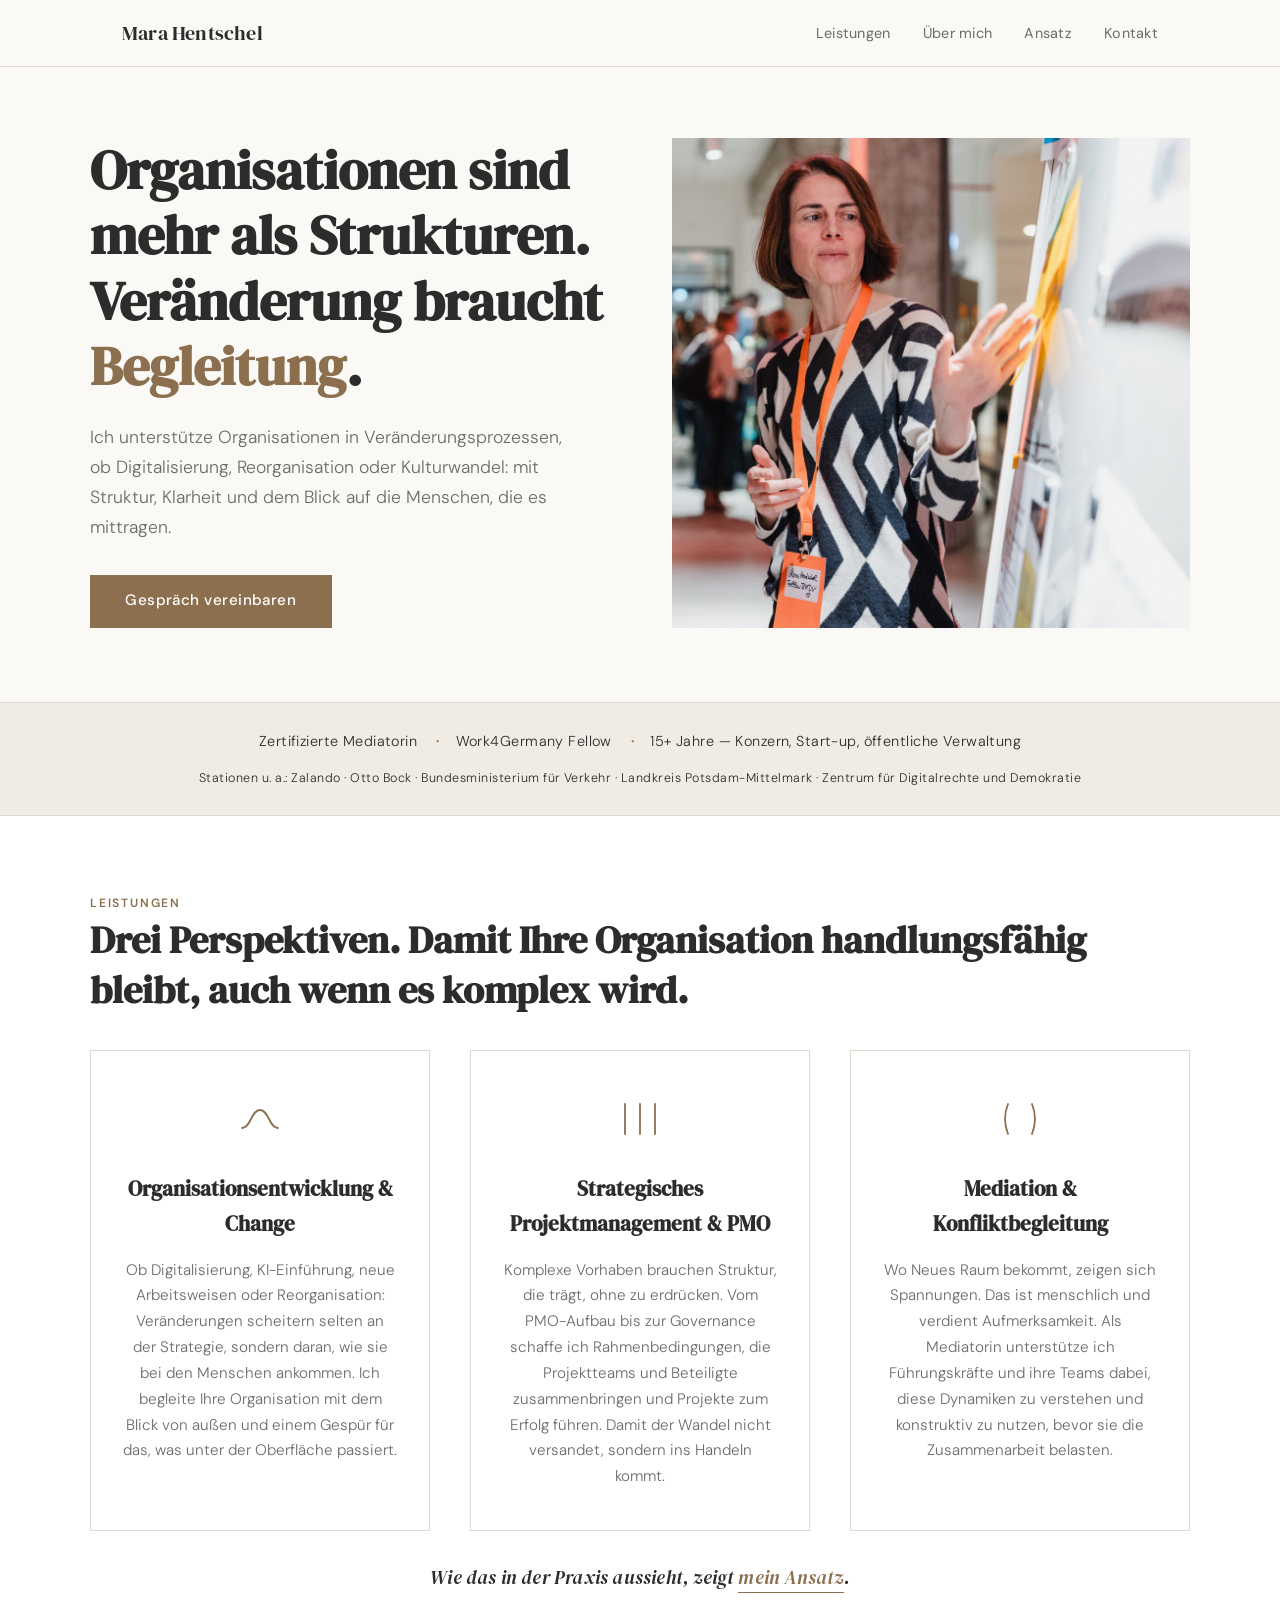
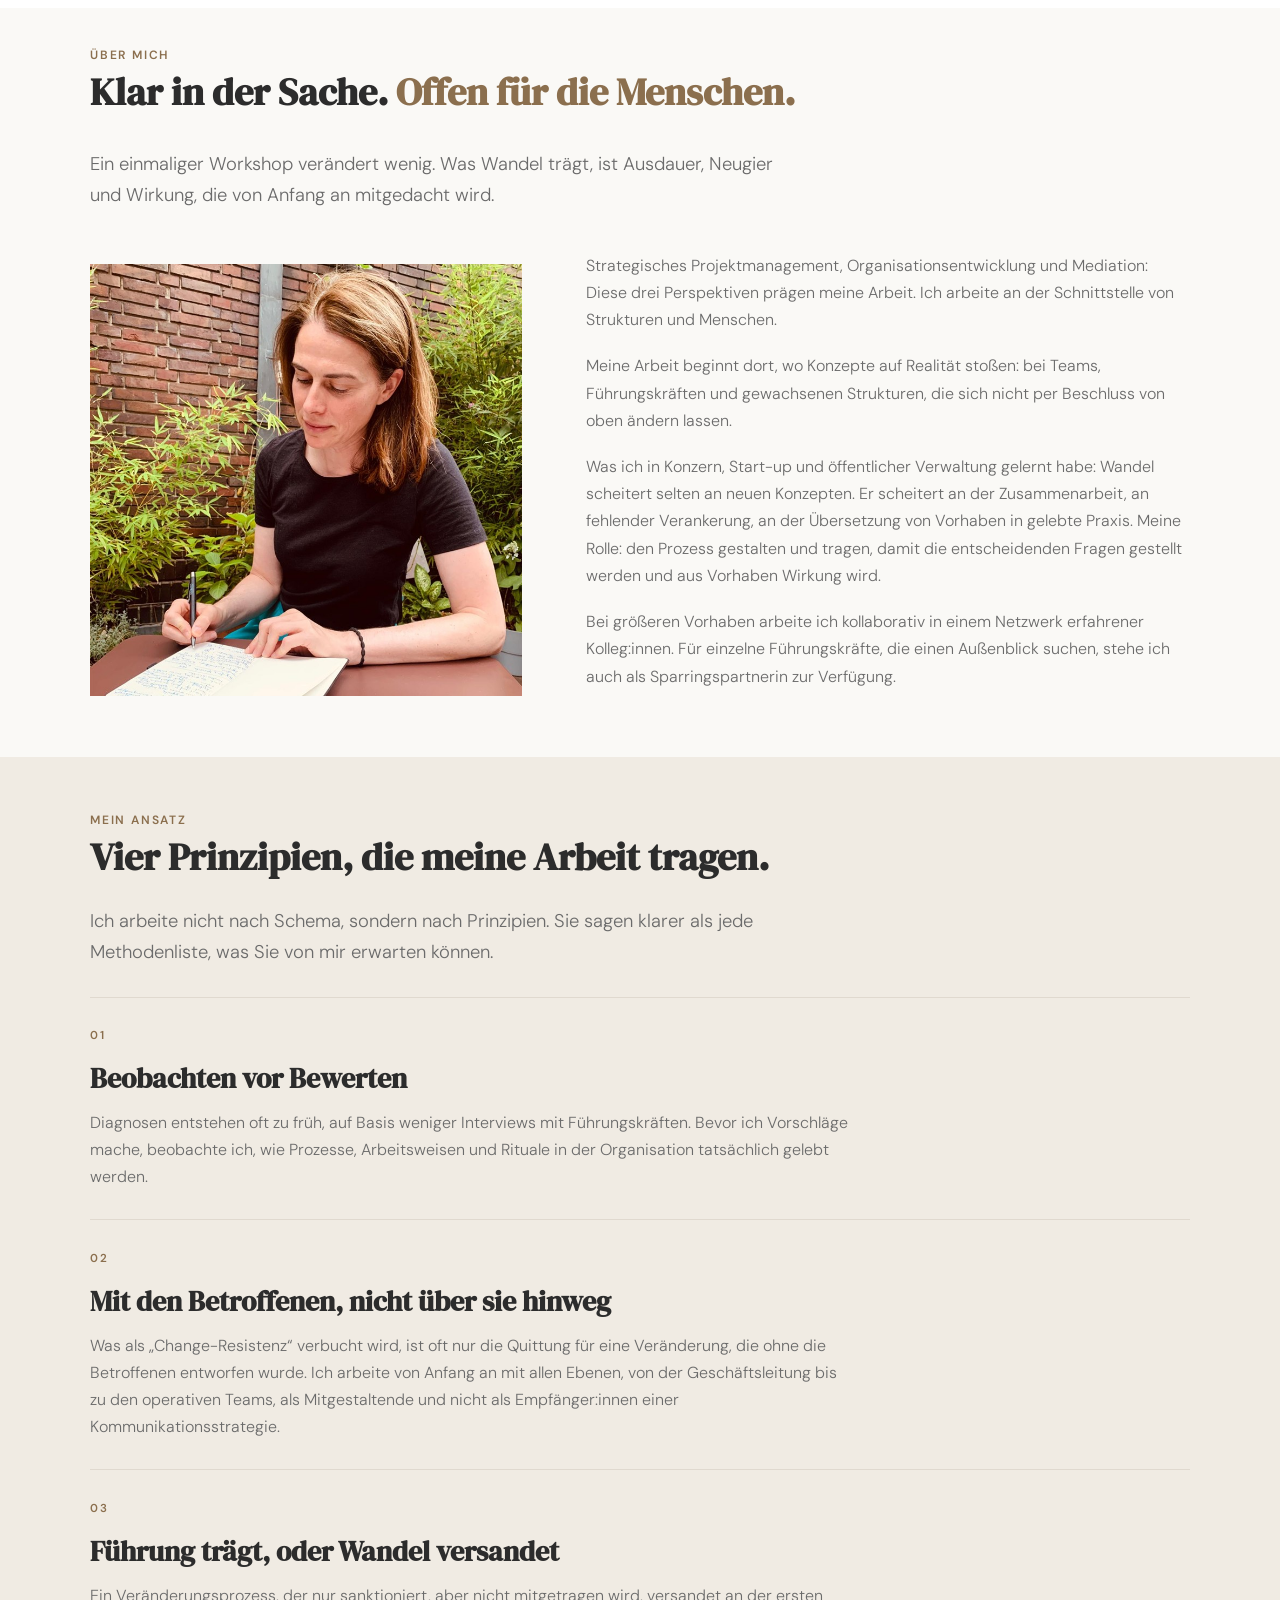
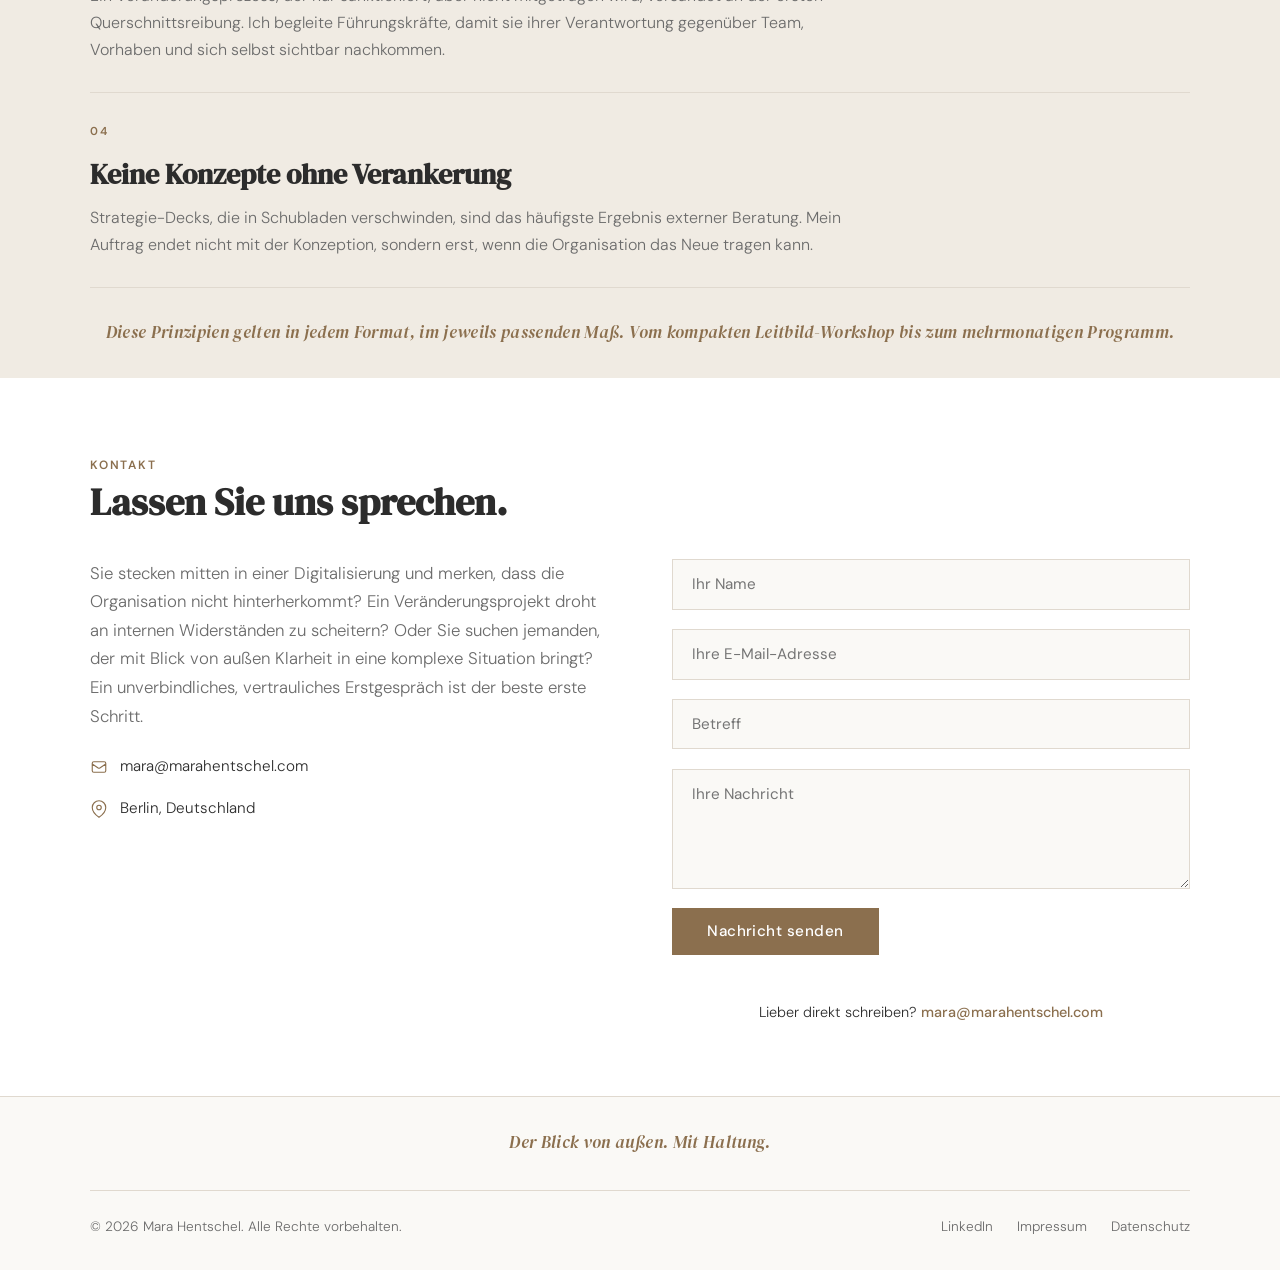
<file: src/index.html>
<!DOCTYPE html>
<html lang="de">
<head>
<meta charset="UTF-8">
<meta name="viewport" content="width=device-width, initial-scale=1.0">
<meta name="google-site-verification" content="4W0pYKtR6GYk6s1pe8_07S3qJjGmwNkkNNZmxyQ5b5M" />
<title>Mara Hentschel | Struktur für Wandel. Raum für Menschen.</title>
<meta name="description" content="Beratung für Organisationsentwicklung, PMO und Mediation in Konzern, Start-up und öffentlicher Verwaltung.">
<link href="https://fonts.googleapis.com/css2?family=DM+Serif+Display&family=DM+Sans:wght@300;400;500;600&display=swap" rel="stylesheet">
<link rel="stylesheet" href="style.css">
<link rel="icon" href="data:image/svg+xml,<svg xmlns='http://www.w3.org/2000/svg' viewBox='0 0 100 100'><text y='.9em' font-size='90' font-family='serif' fill='%238B6F4E'>M</text></svg>">
<meta property="og:title" content="Mara Hentschel | Struktur für Wandel. Raum für Menschen.">
<meta property="og:description" content="Beratung für Organisationsentwicklung, PMO und Mediation in Konzern, Start-up und öffentlicher Verwaltung.">
<meta property="og:type" content="website">
<meta property="og:url" content="https://marahentschel.com">
<meta property="og:image" content="https://marahentschel.com/Assets/og-image.jpg">
<meta property="og:image:width" content="1200">
<meta property="og:image:height" content="630">
<meta property="og:site_name" content="Mara Hentschel">
<meta name="twitter:card" content="summary_large_image">
<link rel="canonical" href="https://marahentschel.com">
<script type="application/ld+json">
{
  "@context": "https://schema.org",
  "@graph": [
    {
      "@type": "Person",
      "@id": "https://marahentschel.com/#person",
      "name": "Mara Hentschel",
      "givenName": "Mara",
      "familyName": "Hentschel",
      "jobTitle": "Beraterin für Organisationsentwicklung, Transformation und Mediation",
      "description": "Beraterin für Organisationsentwicklung mit über 15 Jahren Erfahrung in Konzern, Start-up und öffentlicher Verwaltung. Zertifizierte Mediatorin und Work4Germany Fellow.",
      "url": "https://marahentschel.com",
      "image": "https://marahentschel.com/Assets/mara-portrait.jpg",
      "email": "mara@marahentschel.com",
      "address": {
        "@type": "PostalAddress",
        "addressLocality": "Berlin",
        "addressCountry": "DE"
      },
      "sameAs": [
        "https://www.linkedin.com/in/marahentschel/"
      ],
      "knowsAbout": [
        "Organisationsentwicklung",
        "Transformation",
        "Change Management",
        "Strategisches Projektmanagement",
        "PMO-Aufbau",
        "Governance",
        "Mediation",
        "Konfliktbegleitung",
        "Digitalisierung",
        "Führungskräfte-Coaching"
      ],
      "alumniOf": [
        {
          "@type": "EducationalOrganization",
          "name": "Technische Universität Dresden"
        },
        {
          "@type": "EducationalOrganization",
          "name": "Universität Potsdam"
        }
      ],
      "worksFor": {
        "@id": "https://marahentschel.com/#service"
      }
    },
    {
      "@type": ["ProfessionalService", "Service"],
      "@id": "https://marahentschel.com/#service",
      "name": "Mara Hentschel — Beratung für Organisationsentwicklung",
      "description": "Begleitung von Veränderungsprozessen in Wirtschaft, Start-ups und öffentlicher Verwaltung. Strategisches Projektmanagement, Organisationsentwicklung und Mediation.",
      "url": "https://marahentschel.com",
      "image": "https://marahentschel.com/Assets/mara-portrait.jpg",
      "provider": {
        "@id": "https://marahentschel.com/#person"
      },
      "areaServed": {
        "@type": "Country",
        "name": "Deutschland"
      },
      "serviceType": [
        "Organisationsentwicklung",
        "Change Management",
        "Strategisches Projektmanagement",
        "PMO-Aufbau",
        "Mediation",
        "Konfliktbegleitung",
        "Transformationsbegleitung"
      ],
      "knowsLanguage": ["de", "en", "es", "fr"]
    },
    {
      "@type": "WebSite",
      "@id": "https://marahentschel.com/#website",
      "url": "https://marahentschel.com",
      "name": "Mara Hentschel",
      "inLanguage": "de-DE",
      "publisher": {
        "@id": "https://marahentschel.com/#person"
      }
    }
  ]
}
</script>
</head>
<body>

<!-- NAV -->
<nav id="nav">
  <div class="nav-inner">
    <a href="#" class="nav-logo">Mara Hentschel</a>
    <ul class="nav-links" id="navLinks">
      <li><a href="#leistungen">Leistungen</a></li>
      <li><a href="#ueber-mich">Über mich</a></li>
      <li><a href="#ansatz">Ansatz</a></li>
      <li><a href="#kontakt">Kontakt</a></li>
    </ul>
    <button class="nav-toggle" id="navToggle" aria-label="Menü">
      <span></span><span></span><span></span>
    </button>
  </div>
</nav>

<!-- HERO -->
<section class="hero">
  <div class="hero-inner">
    <div class="hero-text fade-in">
      <h1>Organisationen sind mehr als Strukturen.<br>Veränderung braucht <span>Begleitung</span>.</h1>
      <p>Ich unterstütze Organisationen in Veränderungsprozessen, ob Digitalisierung, Reorganisation oder Kulturwandel: mit Struktur, Klarheit und dem Blick auf die Menschen, die es mittragen.</p>
      <a href="#kontakt" class="hero-cta">Gespräch vereinbaren</a>
    </div>
    <div class="hero-image fade-in">
      <img src="Assets/Work4Germany-175_2.JPG" alt="Mara Hentschel am Whiteboard" loading="lazy" class="hero-img-primary">
      <img src="Assets/Work4Germany-225.jpg" alt="Mara Hentschel bei einem Workshop" loading="lazy" class="hero-img-secondary">
    </div>
  </div>
</section>

<!-- TRUST STRIP -->
<section class="trust-strip">
  <div class="trust-inner">
    <span>Zertifizierte Mediatorin</span>
    <span>Work4Germany Fellow</span>
    <span>15+ Jahre &mdash; Konzern, Start-up, öffentliche Verwaltung</span>
  </div>
  <p class="trust-clients">
    Stationen u.&nbsp;a.: Zalando &middot; Otto Bock &middot; Bundesministerium für Verkehr &middot; Landkreis Potsdam-Mittelmark &middot; Zentrum für Digitalrechte und Demokratie
  </p>
</section>

<!-- LEISTUNGEN -->
<section id="leistungen">
  <div class="section-inner">
    <div class="fade-in">
      <span class="section-label">Leistungen</span>
      <h2 class="section-title">Drei Perspektiven. Damit Ihre Organisation handlungsfähig bleibt, auch wenn es komplex wird.</h2>
    </div>
    <div class="services-grid">
      <div class="service-card fade-in">
        <div class="service-icon">
          <svg width="48" height="48" fill="none" stroke="currentColor" stroke-width="1.2" stroke-linecap="round" viewBox="0 0 32 32"><path d="M4 22 C 10 22 10 10 16 10 S 22 22 28 22"/></svg>
        </div>
        <h3>Organisations&shy;entwicklung &amp; Change</h3>
        <p>Ob Digitalisierung, KI-Einführung, neue Arbeitsweisen oder Reorganisation: Veränderungen scheitern selten an der Strategie, sondern daran, wie sie bei den Menschen ankommen. Ich begleite Ihre Organisation mit dem Blick von außen und einem Gespür für das, was unter der Oberfläche passiert.</p>
      </div>
      <div class="service-card fade-in">
        <div class="service-icon">
          <svg width="48" height="48" fill="none" stroke="currentColor" stroke-width="1.2" stroke-linecap="round" viewBox="0 0 32 32"><path d="M6 6 L 6 26 M 16 6 L 16 26 M 26 6 L 26 26"/></svg>
        </div>
        <h3>Strategisches Projektmanagement & PMO</h3>
        <p>Komplexe Vorhaben brauchen Struktur, die trägt, ohne zu erdrücken. Vom PMO-Aufbau bis zur Governance schaffe ich Rahmenbedingungen, die Projektteams und Beteiligte zusammenbringen und Projekte zum Erfolg führen. Damit der Wandel nicht versandet, sondern ins Handeln kommt.</p>
      </div>
      <div class="service-card fade-in">
        <div class="service-icon">
          <svg width="48" height="48" fill="none" stroke="currentColor" stroke-width="1.2" stroke-linecap="round" viewBox="0 0 32 32"><path d="M8 6 Q 4 16, 8 26 M 24 6 Q 28 16, 24 26"/></svg>
        </div>
        <h3>Mediation & Konfliktbegleitung</h3>
        <p>Wo Neues Raum bekommt, zeigen sich Spannungen. Das ist menschlich und verdient Aufmerksamkeit. Als Mediatorin unterstütze ich Führungskräfte und ihre Teams dabei, diese Dynamiken zu verstehen und konstruktiv zu nutzen, bevor sie die Zusammenarbeit belasten.</p>
      </div>
    </div>
    <p class="section-bridge fade-in">Wie das in der Praxis aussieht, zeigt <a href="#ansatz">mein Ansatz</a>.</p>
  </div>
</section>

<!-- ÜBER MICH -->
<section id="ueber-mich">
  <div class="section-inner">
    <div class="fade-in">
      <span class="section-label">Über mich</span>
      <h2 class="section-title">Klar in der Sache. <span>Offen für die Menschen.</span></h2>
    </div>
    <p class="about-lead fade-in">Ein einmaliger Workshop verändert wenig. Was Wandel trägt, ist Ausdauer, Neugier und Wirkung, die von Anfang an mitgedacht wird.</p>
    <div class="about-grid">
      <div class="about-image fade-in">
        <img src="Assets/mara-portrait.jpg" alt="Porträt Mara Hentschel" loading="lazy">
      </div>
      <div class="about-text fade-in">
        <p>Strategisches Projektmanagement, Organisationsentwicklung und Mediation: Diese drei Perspektiven prägen meine Arbeit. Ich arbeite an der Schnittstelle von Strukturen und Menschen.</p>
        <p>Meine Arbeit beginnt dort, wo Konzepte auf Realität stoßen: bei Teams, Führungskräften und gewachsenen Strukturen, die sich nicht per Beschluss von oben ändern lassen.</p>
        <p>Was ich in Konzern, Start-up und öffentlicher Verwaltung gelernt habe: Wandel scheitert selten an neuen Konzepten. Er scheitert an der Zusammenarbeit, an fehlender Verankerung, an der Übersetzung von Vorhaben in gelebte Praxis. Meine Rolle: den Prozess gestalten und tragen, damit die entscheidenden Fragen gestellt werden und aus Vorhaben Wirkung wird.</p>
        <p>Bei größeren Vorhaben arbeite ich kollaborativ in einem Netzwerk erfahrener Kolleg:innen. Für einzelne Führungskräfte, die einen Außenblick suchen, stehe ich auch als Sparringspartnerin zur Verfügung.</p>
      </div>
    </div>
  </div>
</section>

<!-- ANSATZ -->
<section id="ansatz">
  <div class="section-inner">
    <div class="fade-in">
      <span class="section-label">Mein Ansatz</span>
      <h2 class="section-title">Vier Prinzipien, die meine Arbeit tragen.</h2>
    </div>
    <p class="approach-text fade-in">Ich arbeite nicht nach Schema, sondern nach Prinzipien. Sie sagen klarer als jede Methodenliste, was Sie von mir erwarten können.</p>
    <div class="approach-steps">
      <div class="approach-step fade-in">
        <span class="approach-label">01</span>
        <h4>Beobachten vor Bewerten</h4>
        <p>Diagnosen entstehen oft zu früh, auf Basis weniger Interviews mit Führungskräften. Bevor ich Vorschläge mache, beobachte ich, wie Prozesse, Arbeitsweisen und Rituale in der Organisation tatsächlich gelebt werden.</p>
      </div>
      <div class="approach-step fade-in">
        <span class="approach-label">02</span>
        <h4>Mit den Betroffenen, nicht über sie hinweg</h4>
        <p>Was als &bdquo;Change-Resistenz&ldquo; verbucht wird, ist oft nur die Quittung für eine Veränderung, die ohne die Betroffenen entworfen wurde. Ich arbeite von Anfang an mit allen Ebenen, von der Geschäftsleitung bis zu den operativen Teams, als Mitgestaltende und nicht als Empfänger:innen einer Kommunikationsstrategie.</p>
      </div>
      <div class="approach-step fade-in">
        <span class="approach-label">03</span>
        <h4>Führung trägt, oder Wandel versandet</h4>
        <p>Ein Veränderungsprozess, der nur sanktioniert, aber nicht mitgetragen wird, versandet an der ersten Querschnittsreibung. Ich begleite Führungskräfte, damit sie ihrer Verantwortung gegenüber Team, Vorhaben und sich selbst sichtbar nachkommen.</p>
      </div>
      <div class="approach-step fade-in">
        <span class="approach-label">04</span>
        <h4>Keine Konzepte ohne Verankerung</h4>
        <p>Strategie-Decks, die in Schubladen verschwinden, sind das häufigste Ergebnis externer Beratung. Mein Auftrag endet nicht mit der Konzeption, sondern erst, wenn die Organisation das Neue tragen kann.</p>
      </div>
    </div>
    <p class="section-coda fade-in">Diese Prinzipien gelten in jedem Format, im jeweils passenden Maß. Vom kompakten Leitbild-Workshop bis zum mehrmonatigen Programm.</p>
  </div>
</section>

<!-- KONTAKT -->
<section id="kontakt">
  <div class="section-inner">
    <div class="fade-in">
      <span class="section-label">Kontakt</span>
      <h2 class="section-title">Lassen Sie uns sprechen.</h2>
    </div>
    <div class="contact-grid">
      <div class="contact-text fade-in">
        <p>Sie stecken mitten in einer Digitalisierung und merken, dass die Organisation nicht hinterherkommt? Ein Veränderungsprojekt droht an internen Widerständen zu scheitern? Oder Sie suchen jemanden, der mit Blick von außen Klarheit in eine komplexe Situation bringt? Ein unverbindliches, vertrauliches Erstgespräch ist der beste erste Schritt.</p>
        <div class="contact-detail">
          <svg width="18" height="18" fill="none" stroke="currentColor" stroke-width="1.5" viewBox="0 0 24 24"><path d="M3 8l7.89 5.26a2 2 0 002.22 0L21 8M5 19h14a2 2 0 002-2V7a2 2 0 00-2-2H5a2 2 0 00-2 2v10a2 2 0 002 2z"/></svg>
          <a href="mailto:mara@marahentschel.com">mara@marahentschel.com</a>
        </div>
        <div class="contact-detail">
          <svg width="18" height="18" fill="none" stroke="currentColor" stroke-width="1.5" viewBox="0 0 24 24"><path d="M21 10c0 7-9 13-9 13s-9-6-9-13a9 9 0 0118 0z"/><circle cx="12" cy="10" r="3"/></svg>
          Berlin, Deutschland
        </div>
      </div>
      <div class="contact-form fade-in">
        <form id="contactForm" action="https://formspree.io/f/mzdyvzwe" method="POST">
        <input type="text" name="name" placeholder="Ihr Name" required>
        <input type="email" name="email" placeholder="Ihre E-Mail-Adresse" required>
        <input type="text" name="_subject" placeholder="Betreff">
        <textarea name="message" placeholder="Ihre Nachricht" required></textarea>
        <button type="submit">Nachricht senden</button>
        </form>
        <div id="formStatus" class="form-status" role="status" aria-live="polite"></div>
        <p class="contact-alt">Lieber direkt schreiben? <a href="mailto:mara@marahentschel.com">mara@marahentschel.com</a></p>
      </div>
    </div>
  </div>
</section>

<!-- FOOTER -->
<footer>
  <div class="footer-inner">
    <p class="footer-tagline">Der Blick von außen. Mit Haltung.</p>
    <div class="footer-bottom">
      <span>© 2026 Mara Hentschel. Alle Rechte vorbehalten.</span>
      <div class="footer-links">
        <a href="https://www.linkedin.com/in/marahentschel/" target="_blank" rel="noopener noreferrer">LinkedIn</a>
        <a href="impressum.html">Impressum</a>
        <a href="datenschutz.html">Datenschutz</a>
      </div>
    </div>
  </div>
</footer>

<script>
// Nav scroll effect
const nav = document.getElementById('nav');
window.addEventListener('scroll', () => {
  nav.classList.toggle('scrolled', window.scrollY > 20);
});

// Mobile nav toggle
const toggle = document.getElementById('navToggle');
const links = document.getElementById('navLinks');
toggle.addEventListener('click', () => links.classList.toggle('open'));
links.querySelectorAll('a').forEach(a => a.addEventListener('click', () => links.classList.remove('open')));

// Fade-in on scroll
const observer = new IntersectionObserver((entries) => {
  entries.forEach(e => { if (e.isIntersecting) { e.target.classList.add('visible'); } });
}, { threshold: 0.15 });
document.querySelectorAll('.fade-in').forEach(el => observer.observe(el));

// Contact form: AJAX submit with inline status
const form = document.getElementById('contactForm');
const status = document.getElementById('formStatus');
form.addEventListener('submit', async (e) => {
  e.preventDefault();
  const button = form.querySelector('button[type="submit"]');
  button.disabled = true;
  button.textContent = 'Wird gesendet...';
  status.className = 'form-status';
  status.textContent = '';
  try {
    const response = await fetch(form.action, {
      method: 'POST',
      body: new FormData(form),
      headers: { 'Accept': 'application/json' }
    });
    if (response.ok) {
      status.classList.add('success');
      status.textContent = 'Danke, Ihre Nachricht ist angekommen. Ich nehme mir Zeit für Ihr Anliegen und melde mich in den nächsten Tagen persönlich bei Ihnen zurück.';
      form.reset();
    } else {
      const data = await response.json().catch(() => ({}));
      throw new Error(data.errors?.[0]?.message || 'Fehler beim Senden');
    }
  } catch (err) {
    status.classList.add('error');
    status.textContent = 'Leider ist etwas schiefgelaufen. Bitte versuchen Sie es erneut oder schreiben Sie direkt an mara@marahentschel.com.';
  } finally {
    button.disabled = false;
    button.textContent = 'Nachricht senden';
  }
});
</script>

</body>
</html>
</file>
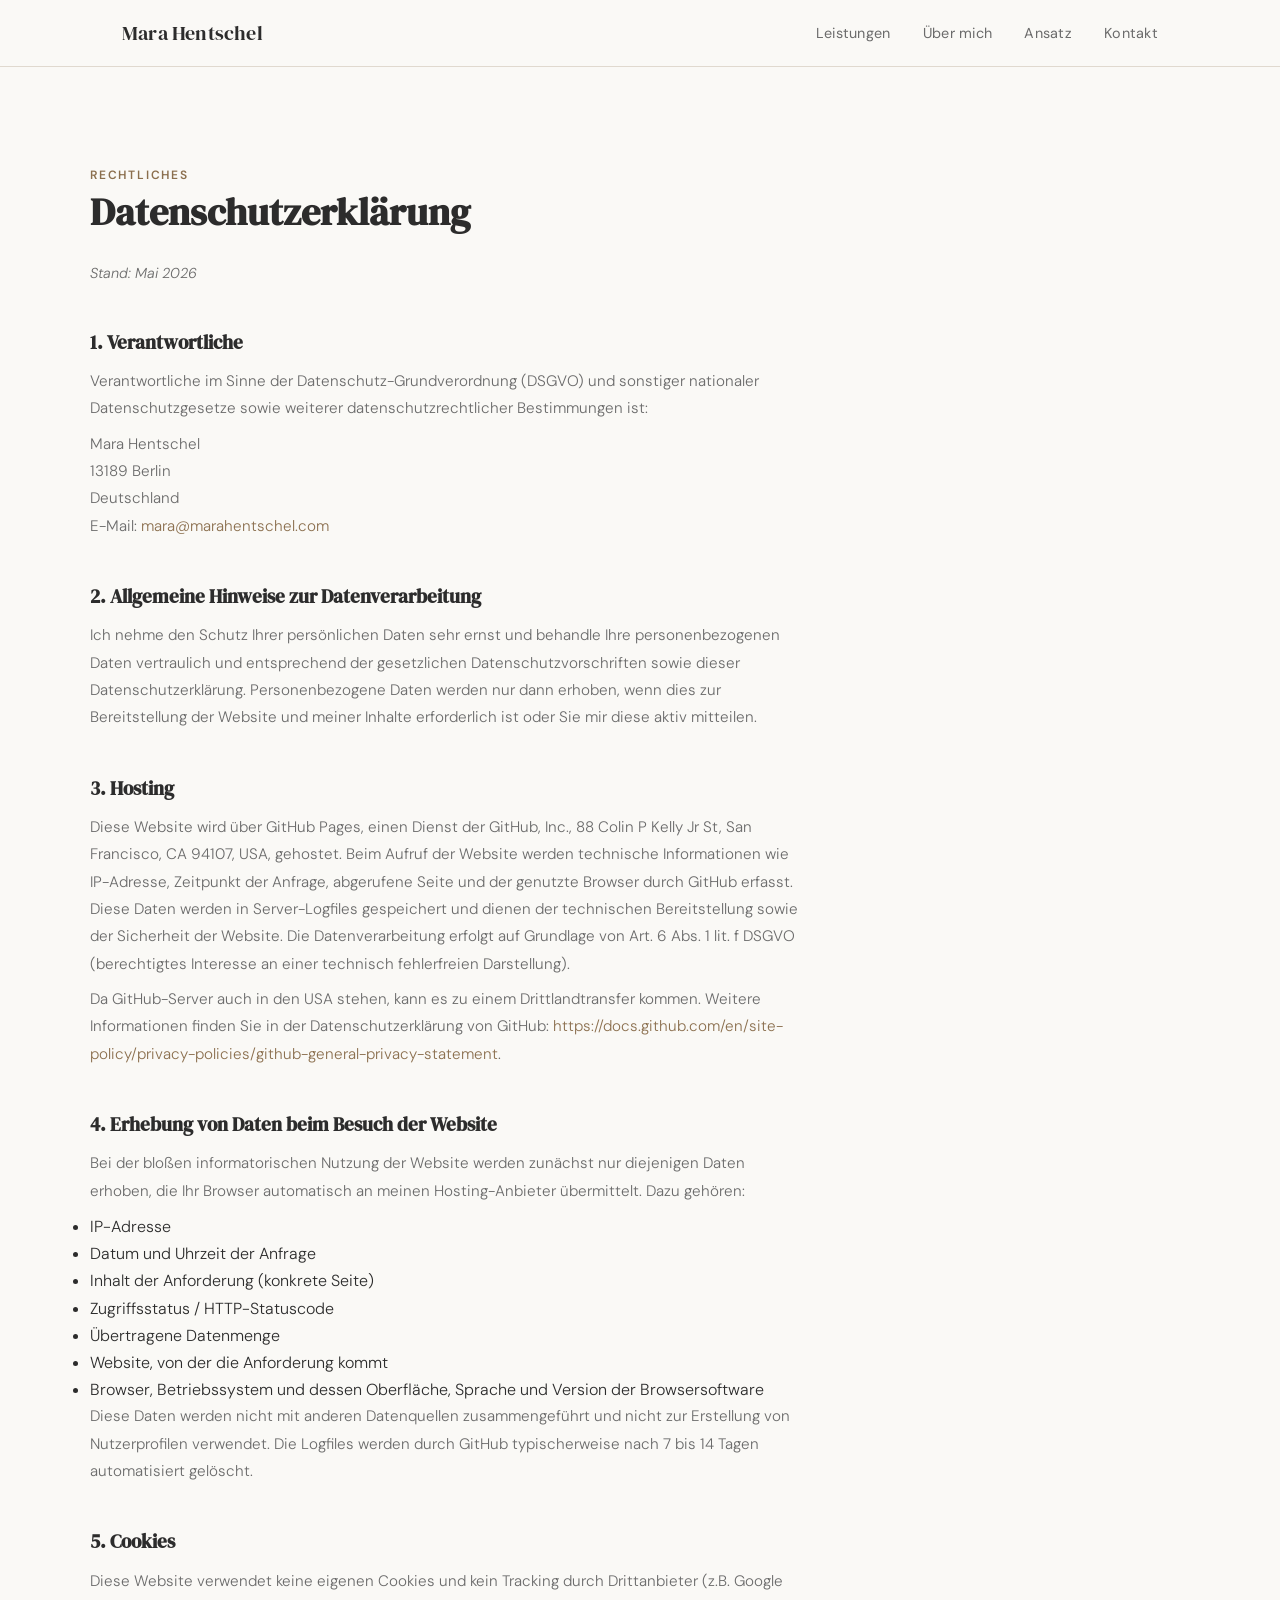
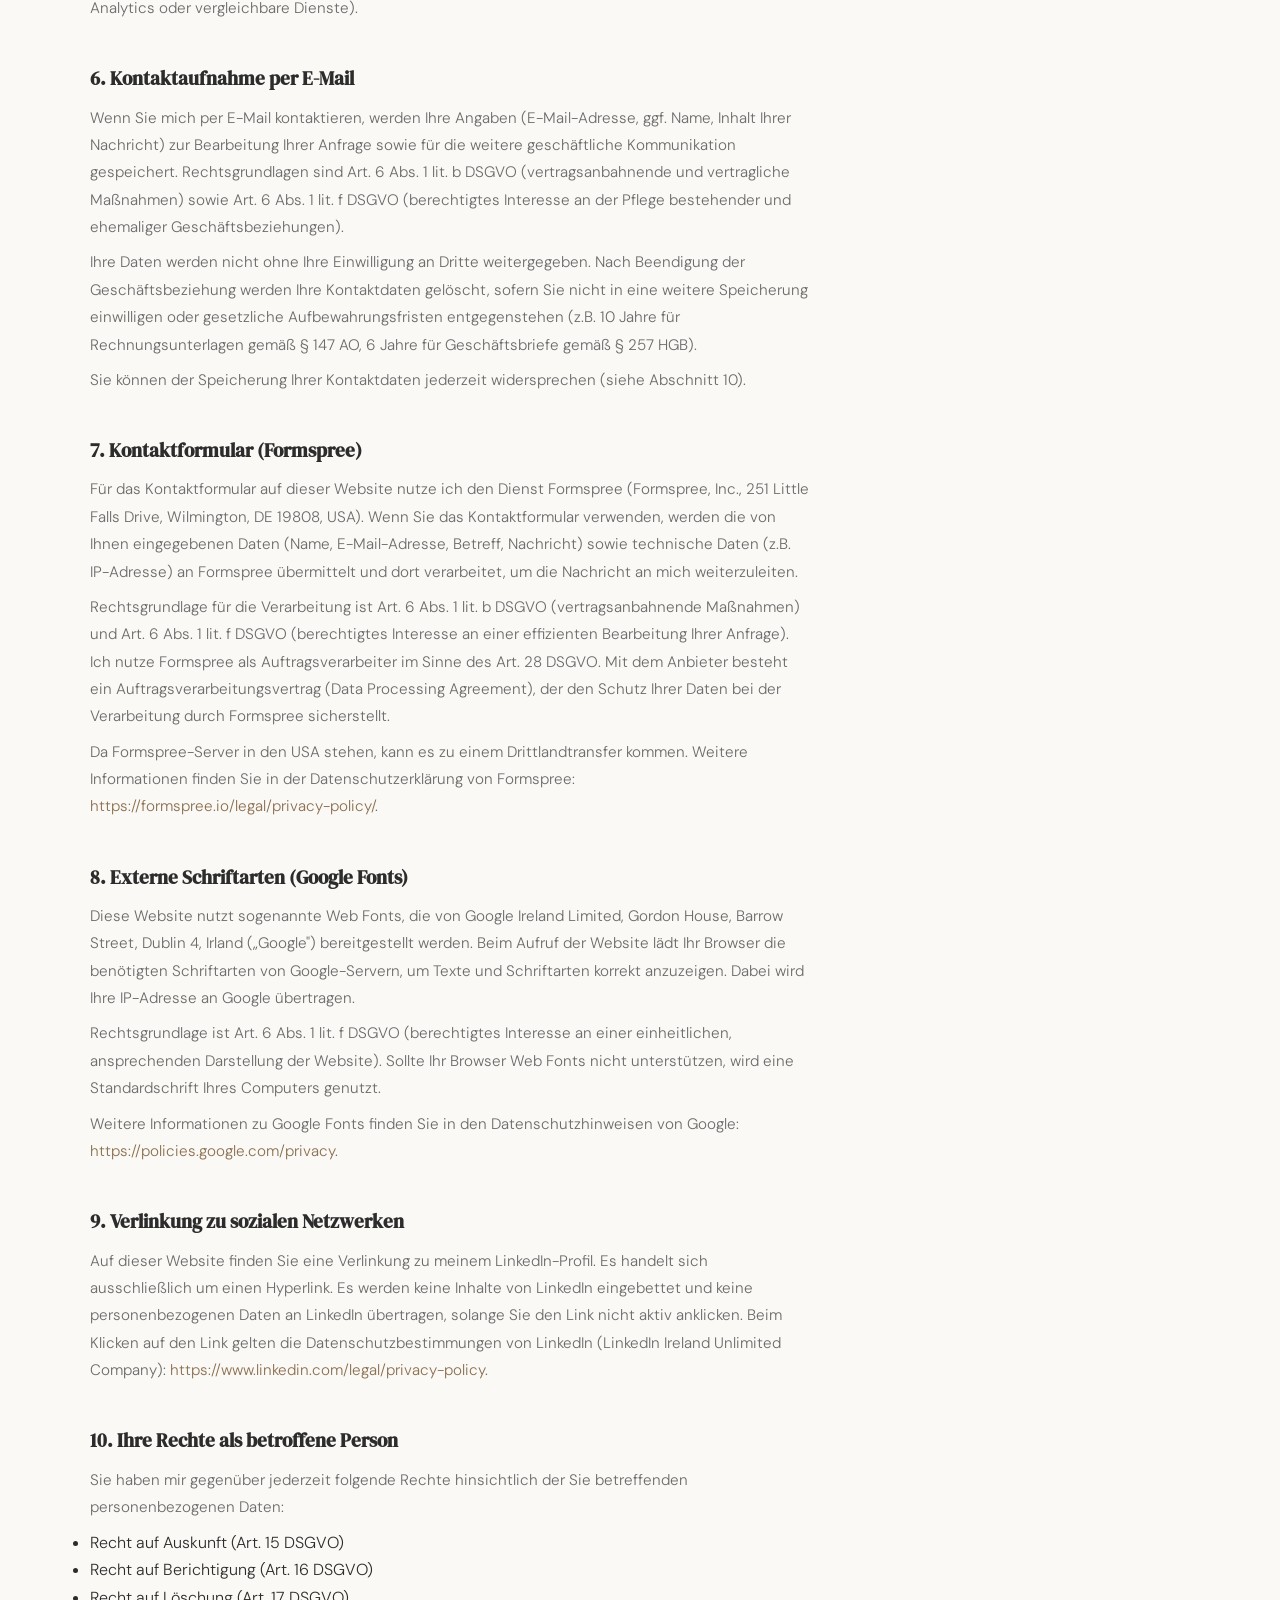
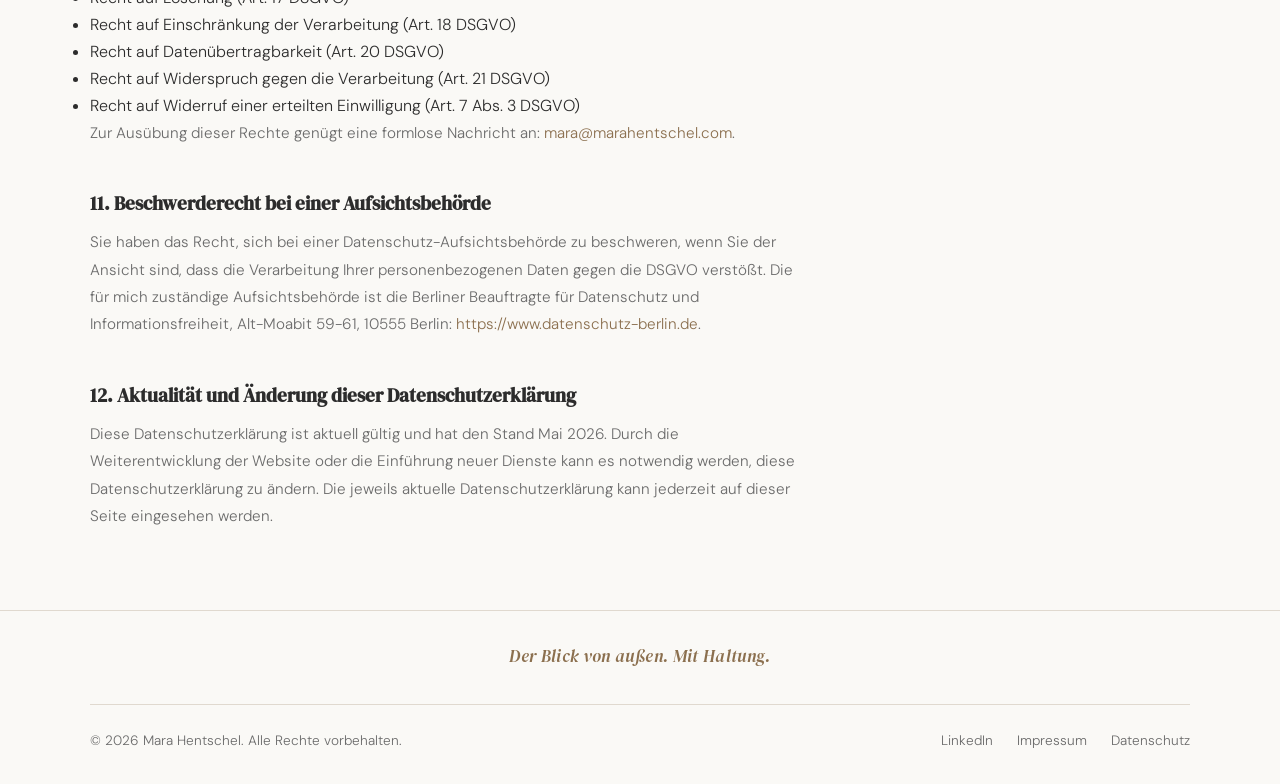
<file: src/datenschutz.html>
<!DOCTYPE html>
<html lang="de">
<head>
<meta charset="UTF-8">
<meta name="viewport" content="width=device-width, initial-scale=1.0">
<title>Datenschutzerklärung | Mara Hentschel</title>
<meta name="robots" content="noindex, nofollow">
<link href="https://fonts.googleapis.com/css2?family=DM+Serif+Display&family=DM+Sans:wght@300;400;500;600&display=swap" rel="stylesheet">
<link rel="stylesheet" href="style.css">
<link rel="icon" href="data:image/svg+xml,<svg xmlns='http://www.w3.org/2000/svg' viewBox='0 0 100 100'><text y='.9em' font-size='90' font-family='serif' fill='%238B6F4E'>M</text></svg>">
</head>
<body>

<!-- NAV -->
<nav id="nav">
  <div class="nav-inner">
    <a href="index.html" class="nav-logo">Mara Hentschel</a>
    <ul class="nav-links" id="navLinks">
      <li><a href="index.html#leistungen">Leistungen</a></li>
      <li><a href="index.html#ueber-mich">Über mich</a></li>
      <li><a href="index.html#ansatz">Ansatz</a></li>
      <li><a href="index.html#kontakt">Kontakt</a></li>
    </ul>
    <button class="nav-toggle" id="navToggle" aria-label="Menü">
      <span></span><span></span><span></span>
    </button>
  </div>
</nav>

<!-- DATENSCHUTZ -->
<section class="legal-page">
  <div class="section-inner">
    <span class="section-label">Rechtliches</span>
    <h1 class="section-title">Datenschutzerklärung</h1>
    <p class="legal-date">Stand: Mai 2026</p>

    <div class="legal-content">

      <h2>1. Verantwortliche</h2>
      <p>
        Verantwortliche im Sinne der Datenschutz-Grundverordnung (DSGVO) und sonstiger nationaler Datenschutzgesetze sowie weiterer datenschutzrechtlicher Bestimmungen ist:
      </p>
      <p>
        Mara Hentschel<br>
        13189 Berlin<br>
        Deutschland<br>
        E-Mail: <a href="mailto:mara@marahentschel.com">mara@marahentschel.com</a>
      </p>

      <h2>2. Allgemeine Hinweise zur Datenverarbeitung</h2>
      <p>
        Ich nehme den Schutz Ihrer persönlichen Daten sehr ernst und behandle Ihre personenbezogenen Daten vertraulich und entsprechend der gesetzlichen Datenschutzvorschriften sowie dieser Datenschutzerklärung. Personenbezogene Daten werden nur dann erhoben, wenn dies zur Bereitstellung der Website und meiner Inhalte erforderlich ist oder Sie mir diese aktiv mitteilen.
      </p>

      <h2>3. Hosting</h2>
      <p>
        Diese Website wird über GitHub Pages, einen Dienst der GitHub, Inc., 88 Colin P Kelly Jr St, San Francisco, CA 94107, USA, gehostet. Beim Aufruf der Website werden technische Informationen wie IP-Adresse, Zeitpunkt der Anfrage, abgerufene Seite und der genutzte Browser durch GitHub erfasst. Diese Daten werden in Server-Logfiles gespeichert und dienen der technischen Bereitstellung sowie der Sicherheit der Website. Die Datenverarbeitung erfolgt auf Grundlage von Art. 6 Abs. 1 lit. f DSGVO (berechtigtes Interesse an einer technisch fehlerfreien Darstellung).
      </p>
      <p>
        Da GitHub-Server auch in den USA stehen, kann es zu einem Drittlandtransfer kommen. Weitere Informationen finden Sie in der Datenschutzerklärung von GitHub: <a href="https://docs.github.com/en/site-policy/privacy-policies/github-general-privacy-statement" target="_blank" rel="noopener noreferrer">https://docs.github.com/en/site-policy/privacy-policies/github-general-privacy-statement</a>.
      </p>

      <h2>4. Erhebung von Daten beim Besuch der Website</h2>
      <p>
        Bei der bloßen informatorischen Nutzung der Website werden zunächst nur diejenigen Daten erhoben, die Ihr Browser automatisch an meinen Hosting-Anbieter übermittelt. Dazu gehören:
      </p>
      <ul>
        <li>IP-Adresse</li>
        <li>Datum und Uhrzeit der Anfrage</li>
        <li>Inhalt der Anforderung (konkrete Seite)</li>
        <li>Zugriffsstatus / HTTP-Statuscode</li>
        <li>Übertragene Datenmenge</li>
        <li>Website, von der die Anforderung kommt</li>
        <li>Browser, Betriebssystem und dessen Oberfläche, Sprache und Version der Browsersoftware</li>
      </ul>
      <p>
        Diese Daten werden nicht mit anderen Datenquellen zusammengeführt und nicht zur Erstellung von Nutzerprofilen verwendet. Die Logfiles werden durch GitHub typischerweise nach 7 bis 14 Tagen automatisiert gelöscht.
      </p>

      <h2>5. Cookies</h2>
      <p>
        Diese Website verwendet keine eigenen Cookies und kein Tracking durch Drittanbieter (z.B. Google Analytics oder vergleichbare Dienste).
      </p>

      <h2>6. Kontaktaufnahme per E-Mail</h2>
      <p>
        Wenn Sie mich per E-Mail kontaktieren, werden Ihre Angaben (E-Mail-Adresse, ggf. Name, Inhalt Ihrer Nachricht) zur Bearbeitung Ihrer Anfrage sowie für die weitere geschäftliche Kommunikation gespeichert. Rechtsgrundlagen sind Art. 6 Abs. 1 lit. b DSGVO (vertragsanbahnende und vertragliche Maßnahmen) sowie Art. 6 Abs. 1 lit. f DSGVO (berechtigtes Interesse an der Pflege bestehender und ehemaliger Geschäftsbeziehungen).
      </p>
      <p>
        Ihre Daten werden nicht ohne Ihre Einwilligung an Dritte weitergegeben. Nach Beendigung der Geschäftsbeziehung werden Ihre Kontaktdaten gelöscht, sofern Sie nicht in eine weitere Speicherung einwilligen oder gesetzliche Aufbewahrungsfristen entgegenstehen (z.B. 10 Jahre für Rechnungsunterlagen gemäß § 147 AO, 6 Jahre für Geschäftsbriefe gemäß § 257 HGB).
      </p>
      <p>
        Sie können der Speicherung Ihrer Kontaktdaten jederzeit widersprechen (siehe Abschnitt 10).
      </p>

      <h2>7. Kontaktformular (Formspree)</h2>
      <p>
        Für das Kontaktformular auf dieser Website nutze ich den Dienst Formspree (Formspree, Inc., 251 Little Falls Drive, Wilmington, DE 19808, USA). Wenn Sie das Kontaktformular verwenden, werden die von Ihnen eingegebenen Daten (Name, E-Mail-Adresse, Betreff, Nachricht) sowie technische Daten (z.B. IP-Adresse) an Formspree übermittelt und dort verarbeitet, um die Nachricht an mich weiterzuleiten.
      </p>
      <p>
        Rechtsgrundlage für die Verarbeitung ist Art. 6 Abs. 1 lit. b DSGVO (vertragsanbahnende Maßnahmen) und Art. 6 Abs. 1 lit. f DSGVO (berechtigtes Interesse an einer effizienten Bearbeitung Ihrer Anfrage). Ich nutze Formspree als Auftragsverarbeiter im Sinne des Art. 28 DSGVO. Mit dem Anbieter besteht ein Auftragsverarbeitungsvertrag (Data Processing Agreement), der den Schutz Ihrer Daten bei der Verarbeitung durch Formspree sicherstellt.
      </p>
      <p>
        Da Formspree-Server in den USA stehen, kann es zu einem Drittlandtransfer kommen. Weitere Informationen finden Sie in der Datenschutzerklärung von Formspree: <a href="https://formspree.io/legal/privacy-policy/" target="_blank" rel="noopener noreferrer">https://formspree.io/legal/privacy-policy/</a>.
      </p>

      <h2>8. Externe Schriftarten (Google Fonts)</h2>
      <p>
        Diese Website nutzt sogenannte Web Fonts, die von Google Ireland Limited, Gordon House, Barrow Street, Dublin 4, Irland („Google") bereitgestellt werden. Beim Aufruf der Website lädt Ihr Browser die benötigten Schriftarten von Google-Servern, um Texte und Schriftarten korrekt anzuzeigen. Dabei wird Ihre IP-Adresse an Google übertragen.
      </p>
      <p>
        Rechtsgrundlage ist Art. 6 Abs. 1 lit. f DSGVO (berechtigtes Interesse an einer einheitlichen, ansprechenden Darstellung der Website). Sollte Ihr Browser Web Fonts nicht unterstützen, wird eine Standardschrift Ihres Computers genutzt.
      </p>
      <p>
        Weitere Informationen zu Google Fonts finden Sie in den Datenschutzhinweisen von Google: <a href="https://policies.google.com/privacy" target="_blank" rel="noopener noreferrer">https://policies.google.com/privacy</a>.
      </p>

      <h2>9. Verlinkung zu sozialen Netzwerken</h2>
      <p>
        Auf dieser Website finden Sie eine Verlinkung zu meinem LinkedIn-Profil. Es handelt sich ausschließlich um einen Hyperlink. Es werden keine Inhalte von LinkedIn eingebettet und keine personenbezogenen Daten an LinkedIn übertragen, solange Sie den Link nicht aktiv anklicken. Beim Klicken auf den Link gelten die Datenschutzbestimmungen von LinkedIn (LinkedIn Ireland Unlimited Company): <a href="https://www.linkedin.com/legal/privacy-policy" target="_blank" rel="noopener noreferrer">https://www.linkedin.com/legal/privacy-policy</a>.
      </p>

      <h2>10. Ihre Rechte als betroffene Person</h2>
      <p>
        Sie haben mir gegenüber jederzeit folgende Rechte hinsichtlich der Sie betreffenden personenbezogenen Daten:
      </p>
      <ul>
        <li>Recht auf Auskunft (Art. 15 DSGVO)</li>
        <li>Recht auf Berichtigung (Art. 16 DSGVO)</li>
        <li>Recht auf Löschung (Art. 17 DSGVO)</li>
        <li>Recht auf Einschränkung der Verarbeitung (Art. 18 DSGVO)</li>
        <li>Recht auf Datenübertragbarkeit (Art. 20 DSGVO)</li>
        <li>Recht auf Widerspruch gegen die Verarbeitung (Art. 21 DSGVO)</li>
        <li>Recht auf Widerruf einer erteilten Einwilligung (Art. 7 Abs. 3 DSGVO)</li>
      </ul>
      <p>
        Zur Ausübung dieser Rechte genügt eine formlose Nachricht an: <a href="mailto:mara@marahentschel.com">mara@marahentschel.com</a>.
      </p>

      <h2>11. Beschwerderecht bei einer Aufsichtsbehörde</h2>
      <p>
        Sie haben das Recht, sich bei einer Datenschutz-Aufsichtsbehörde zu beschweren, wenn Sie der Ansicht sind, dass die Verarbeitung Ihrer personenbezogenen Daten gegen die DSGVO verstößt. Die für mich zuständige Aufsichtsbehörde ist die Berliner Beauftragte für Datenschutz und Informationsfreiheit, Alt-Moabit 59-61, 10555 Berlin: <a href="https://www.datenschutz-berlin.de" target="_blank" rel="noopener noreferrer">https://www.datenschutz-berlin.de</a>.
      </p>

      <h2>12. Aktualität und Änderung dieser Datenschutzerklärung</h2>
      <p>
        Diese Datenschutzerklärung ist aktuell gültig und hat den Stand Mai 2026. Durch die Weiterentwicklung der Website oder die Einführung neuer Dienste kann es notwendig werden, diese Datenschutzerklärung zu ändern. Die jeweils aktuelle Datenschutzerklärung kann jederzeit auf dieser Seite eingesehen werden.
      </p>

    </div>
  </div>
</section>

<!-- FOOTER -->
<footer>
  <div class="footer-inner">
    <p class="footer-tagline">Der Blick von außen. Mit Haltung.</p>
    <div class="footer-bottom">
      <span>© 2026 Mara Hentschel. Alle Rechte vorbehalten.</span>
      <div class="footer-links">
        <a href="https://www.linkedin.com/in/marahentschel/" target="_blank" rel="noopener noreferrer">LinkedIn</a>
        <a href="impressum.html">Impressum</a>
        <a href="datenschutz.html">Datenschutz</a>
      </div>
    </div>
  </div>
</footer>

<script>
const nav = document.getElementById('nav');
window.addEventListener('scroll', () => {
  nav.classList.toggle('scrolled', window.scrollY > 20);
});

const toggle = document.getElementById('navToggle');
const links = document.getElementById('navLinks');
toggle.addEventListener('click', () => links.classList.toggle('open'));
links.querySelectorAll('a').forEach(a => a.addEventListener('click', () => links.classList.remove('open')));
</script>

</body>
</html>
</file>
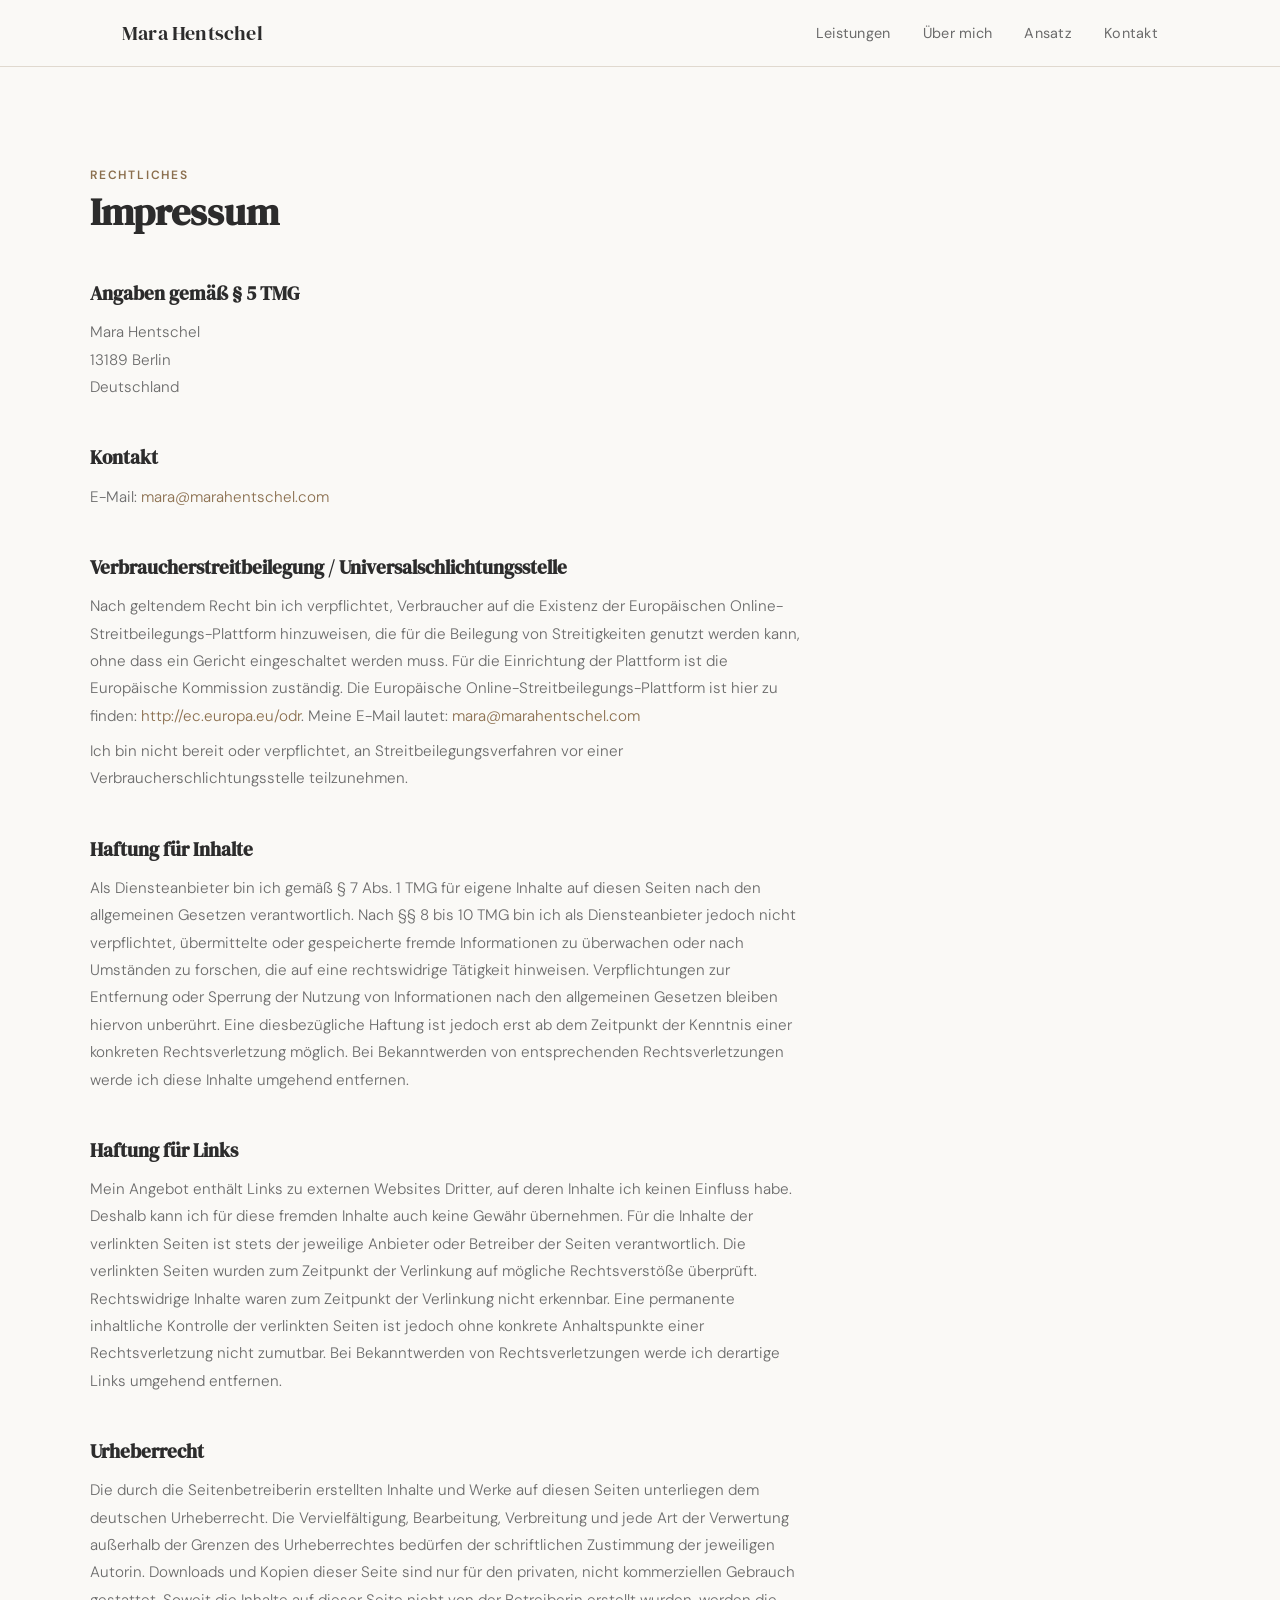
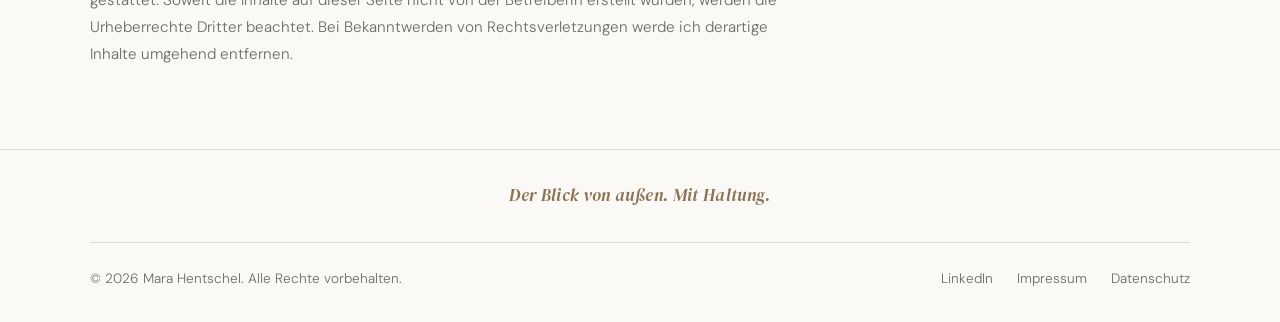
<file: src/impressum.html>
<!DOCTYPE html>
<html lang="de">
<head>
<meta charset="UTF-8">
<meta name="viewport" content="width=device-width, initial-scale=1.0">
<title>Impressum | Mara Hentschel</title>
<meta name="robots" content="noindex, nofollow">
<link href="https://fonts.googleapis.com/css2?family=DM+Serif+Display&family=DM+Sans:wght@300;400;500;600&display=swap" rel="stylesheet">
<link rel="stylesheet" href="style.css">
<link rel="icon" href="data:image/svg+xml,<svg xmlns='http://www.w3.org/2000/svg' viewBox='0 0 100 100'><text y='.9em' font-size='90' font-family='serif' fill='%238B6F4E'>M</text></svg>">
</head>
<body>

<!-- NAV -->
<nav id="nav">
  <div class="nav-inner">
    <a href="index.html" class="nav-logo">Mara Hentschel</a>
    <ul class="nav-links" id="navLinks">
      <li><a href="index.html#leistungen">Leistungen</a></li>
      <li><a href="index.html#ueber-mich">Über mich</a></li>
      <li><a href="index.html#ansatz">Ansatz</a></li>
      <li><a href="index.html#kontakt">Kontakt</a></li>
    </ul>
    <button class="nav-toggle" id="navToggle" aria-label="Menü">
      <span></span><span></span><span></span>
    </button>
  </div>
</nav>

<!-- IMPRESSUM -->
<section class="legal-page">
  <div class="section-inner">
    <span class="section-label">Rechtliches</span>
    <h1 class="section-title">Impressum</h1>

    <div class="legal-content">

      <h2>Angaben gemäß § 5 TMG</h2>
      <p>
        Mara Hentschel<br>
        13189 Berlin<br>
        Deutschland
      </p>

      <h2>Kontakt</h2>
      <p>
        E-Mail: <a href="mailto:mara@marahentschel.com">mara@marahentschel.com</a>
      </p>

      <h2>Verbraucherstreitbeilegung / Universalschlichtungsstelle</h2>
      <p>
        Nach geltendem Recht bin ich verpflichtet, Verbraucher auf die Existenz der Europäischen Online-Streitbeilegungs-Plattform hinzuweisen, die für die Beilegung von Streitigkeiten genutzt werden kann, ohne dass ein Gericht eingeschaltet werden muss. Für die Einrichtung der Plattform ist die Europäische Kommission zuständig. Die Europäische Online-Streitbeilegungs-Plattform ist hier zu finden: <a href="http://ec.europa.eu/odr" target="_blank" rel="noopener noreferrer">http://ec.europa.eu/odr</a>. Meine E-Mail lautet: <a href="mailto:mara@marahentschel.com">mara@marahentschel.com</a>
      </p>
      <p>
        Ich bin nicht bereit oder verpflichtet, an Streitbeilegungsverfahren vor einer Verbraucherschlichtungsstelle teilzunehmen.
      </p>

      <h2>Haftung für Inhalte</h2>
      <p>
        Als Diensteanbieter bin ich gemäß § 7 Abs. 1 TMG für eigene Inhalte auf diesen Seiten nach den allgemeinen Gesetzen verantwortlich. Nach §§ 8 bis 10 TMG bin ich als Diensteanbieter jedoch nicht verpflichtet, übermittelte oder gespeicherte fremde Informationen zu überwachen oder nach Umständen zu forschen, die auf eine rechtswidrige Tätigkeit hinweisen. Verpflichtungen zur Entfernung oder Sperrung der Nutzung von Informationen nach den allgemeinen Gesetzen bleiben hiervon unberührt. Eine diesbezügliche Haftung ist jedoch erst ab dem Zeitpunkt der Kenntnis einer konkreten Rechtsverletzung möglich. Bei Bekanntwerden von entsprechenden Rechtsverletzungen werde ich diese Inhalte umgehend entfernen.
      </p>

      <h2>Haftung für Links</h2>
      <p>
        Mein Angebot enthält Links zu externen Websites Dritter, auf deren Inhalte ich keinen Einfluss habe. Deshalb kann ich für diese fremden Inhalte auch keine Gewähr übernehmen. Für die Inhalte der verlinkten Seiten ist stets der jeweilige Anbieter oder Betreiber der Seiten verantwortlich. Die verlinkten Seiten wurden zum Zeitpunkt der Verlinkung auf mögliche Rechtsverstöße überprüft. Rechtswidrige Inhalte waren zum Zeitpunkt der Verlinkung nicht erkennbar. Eine permanente inhaltliche Kontrolle der verlinkten Seiten ist jedoch ohne konkrete Anhaltspunkte einer Rechtsverletzung nicht zumutbar. Bei Bekanntwerden von Rechtsverletzungen werde ich derartige Links umgehend entfernen.
      </p>

      <h2>Urheberrecht</h2>
      <p>
        Die durch die Seitenbetreiberin erstellten Inhalte und Werke auf diesen Seiten unterliegen dem deutschen Urheberrecht. Die Vervielfältigung, Bearbeitung, Verbreitung und jede Art der Verwertung außerhalb der Grenzen des Urheberrechtes bedürfen der schriftlichen Zustimmung der jeweiligen Autorin. Downloads und Kopien dieser Seite sind nur für den privaten, nicht kommerziellen Gebrauch gestattet. Soweit die Inhalte auf dieser Seite nicht von der Betreiberin erstellt wurden, werden die Urheberrechte Dritter beachtet. Bei Bekanntwerden von Rechtsverletzungen werde ich derartige Inhalte umgehend entfernen.
      </p>

    </div>
  </div>
</section>

<!-- FOOTER -->
<footer>
  <div class="footer-inner">
    <p class="footer-tagline">Der Blick von außen. Mit Haltung.</p>
    <div class="footer-bottom">
      <span>© 2026 Mara Hentschel. Alle Rechte vorbehalten.</span>
      <div class="footer-links">
        <a href="https://www.linkedin.com/in/marahentschel/" target="_blank" rel="noopener noreferrer">LinkedIn</a>
        <a href="impressum.html">Impressum</a>
        <a href="datenschutz.html">Datenschutz</a>
      </div>
    </div>
  </div>
</footer>

<script>
const nav = document.getElementById('nav');
window.addEventListener('scroll', () => {
  nav.classList.toggle('scrolled', window.scrollY > 20);
});

const toggle = document.getElementById('navToggle');
const links = document.getElementById('navLinks');
toggle.addEventListener('click', () => links.classList.toggle('open'));
links.querySelectorAll('a').forEach(a => a.addEventListener('click', () => links.classList.remove('open')));
</script>

</body>
</html>
</file>
<file: src/style.css>
*, *::before, *::after { margin: 0; padding: 0; box-sizing: border-box; }
html { scroll-behavior: smooth; }

:root {
  --color-bg: #FAF9F6;
  --color-text: #2C2C2C;
  --color-text-light: #6B6B6B;
  --color-accent: #8B6F4E;
  --color-accent-light: #C4A882;
  --color-warm: #F0EBE3;
  --color-white: #FFFFFF;
  --color-divider: #E0D9CF;
  --font-display: 'DM Serif Display', Georgia, serif;
  --font-body: 'DM Sans', sans-serif;
}

html { scroll-behavior: smooth; }

body {
  font-family: var(--font-body);
  color: var(--color-text);
  background: var(--color-bg);
  line-height: 1.7;
  font-weight: 300;
  -webkit-font-smoothing: antialiased;
}

/* ─── NAV ─── */
nav {
  position: fixed;
  top: 0;
  width: 100%;
  z-index: 100;
  background: rgba(250, 249, 246, 0.92);
  backdrop-filter: blur(12px);
  border-bottom: 1px solid var(--color-divider);
  transition: box-shadow 0.3s;
}

nav.scrolled { box-shadow: 0 2px 20px rgba(0,0,0,0.06); }

.nav-inner {
  max-width: 1100px;
  margin: 0 auto;
  padding: 1rem 2rem;
  display: flex;
  justify-content: space-between;
  align-items: center;
}

.nav-logo {
  font-family: var(--font-display);
  font-size: 1.25rem;
  color: var(--color-text);
  text-decoration: none;
  letter-spacing: 0.01em;
}

.nav-links { display: flex; gap: 2rem; list-style: none; }

.nav-links a {
  text-decoration: none;
  color: var(--color-text-light);
  font-size: 0.9rem;
  font-weight: 400;
  letter-spacing: 0.02em;
  transition: color 0.2s;
}

.nav-links a:hover { color: var(--color-accent); }

.nav-toggle { display: none; background: none; border: none; cursor: pointer; }
.nav-toggle span {
  display: block; width: 22px; height: 2px;
  background: var(--color-text); margin: 5px 0;
  transition: 0.3s;
}

/* ─── HERO ─── */
.hero {
  min-height: 78vh;
  display: flex;
  align-items: center;
  padding: 7rem 2rem 3rem;
}

.hero-inner {
  max-width: 1100px;
  margin: 0 auto;
  width: 100%;
  display: grid;
  grid-template-columns: 1fr 1fr;
  gap: 4rem;
  align-items: end;
}

.hero-text h1 {
  font-family: var(--font-display);
  font-size: clamp(2.2rem, 4.5vw, 3.4rem);
  line-height: 1.2;
  color: var(--color-text);
  margin-bottom: 1.5rem;
  text-wrap: balance;
}

.hero-text h1 span { color: var(--color-accent); }

.hero-text p {
  font-size: 1.1rem;
  color: var(--color-text-light);
  max-width: 480px;
  margin-bottom: 2rem;
}

.hero-cta {
  display: inline-block;
  padding: 0.85rem 2.2rem;
  background: var(--color-accent);
  color: var(--color-white);
  text-decoration: none;
  font-weight: 500;
  font-size: 0.95rem;
  letter-spacing: 0.03em;
  transition: background 0.3s, transform 0.2s;
}

.hero-cta:hover { background: #7A6043; transform: translateY(-1px); }

.hero-image {
  background: var(--color-warm);
  position: relative;
  overflow: hidden;
  align-self: stretch;
}

.hero-image img {
  width: 100%;
  height: 100%;
  object-fit: cover;
  object-position: 20% center;
  display: block;
  position: absolute;
  top: 0;
  left: 0;
  transition: opacity 0.6s ease;
}

.hero-img-secondary { opacity: 0; }

.hero-image:hover .hero-img-primary { opacity: 0; }

.hero-image:hover .hero-img-secondary { opacity: 1; }

/* ─── SECTIONS ─── */
section { padding: 4.5rem 2rem; }

.section-inner {
  max-width: 1100px;
  margin: 0 auto;
}

.section-label {
  font-size: 0.75rem;
  font-weight: 600;
  letter-spacing: 0.15em;
  text-transform: uppercase;
  color: var(--color-accent);
  margin-bottom: 1rem;
}

.section-title {
  font-family: var(--font-display);
  font-size: clamp(1.8rem, 3vw, 2.4rem);
  margin-bottom: 1.5rem;
  line-height: 1.3;
}

.section-title span { color: var(--color-accent); }

/* ─── LEISTUNGEN ─── */
#leistungen { background: var(--color-white); }

.services-grid {
  display: grid;
  grid-template-columns: repeat(3, 1fr);
  gap: 2.5rem;
  margin-top: 2.2rem;
  align-items: stretch;
}

.service-card {
  padding: 2.5rem 2rem;
  border: 1px solid var(--color-divider);
  transition: border-color 0.3s, transform 0.2s;
  position: relative;
  text-align: center;
  display: flex;
  flex-direction: column;
}

.service-card:hover {
  border-color: var(--color-accent-light);
  transform: translateY(-3px);
}

.service-card::before {
  content: '';
  position: absolute;
  top: 0; left: 0;
  width: 100%; height: 3px;
  background: var(--color-accent);
  transform: scaleX(0);
  transform-origin: left;
  transition: transform 0.4s;
}

.service-card:hover::before { transform: scaleX(1); }

.service-icon {
  width: 56px;
  height: 56px;
  display: flex;
  align-items: center;
  justify-content: center;
  background: transparent;
  color: var(--color-accent);
  margin: 0 auto 1.5rem;
}

.service-card h3 {
  font-family: var(--font-display);
  font-size: 1.3rem;
  margin-bottom: 1rem;
  min-height: 4rem;
  display: flex;
  align-items: flex-end;
  justify-content: center;
}

.service-card p {
  color: var(--color-text-light);
  font-size: 0.95rem;
  line-height: 1.7;
}

/* ─── ÜBER MICH ─── */
#ueber-mich { background: var(--color-bg); }

.about-grid {
  display: grid;
  grid-template-columns: 1fr 1.4fr;
  gap: 4rem;
  align-items: center;
  margin-top: 2rem;
}

.about-image {
  aspect-ratio: 1;
  background: var(--color-warm);
  position: relative;
  overflow: hidden;
}

.about-image img {
  width: 100%;
  height: 100%;
  object-fit: cover;
  display: block;
  position: absolute;
  top: 0;
  left: 0;
  transition: opacity 0.6s ease;
}

.about-img-secondary { opacity: 0; }

.about-image:hover .about-img-primary { opacity: 0; }

.about-image:hover .about-img-secondary { opacity: 1; }

.about-text p {
  color: var(--color-text-light);
  margin-bottom: 1.2rem;
  font-size: 1rem;
}

.linkedin-link {
  display: inline-flex;
  align-items: center;
  gap: 0.5rem;
  margin-top: 1.5rem;
  color: var(--color-accent);
  text-decoration: none;
  font-size: 0.95rem;
  font-weight: 500;
  transition: color 0.2s;
}

.linkedin-link:hover { color: #7A6043; }

.about-lead {
  max-width: 700px;
  font-size: 1.15rem;
  color: var(--color-text-light);
  margin: 2rem 0 2.5rem;
}

/* ─── ANSATZ ─── */
#ansatz { background: var(--color-warm); }

.approach-text {
  max-width: 700px;
  font-size: 1.15rem;
  color: var(--color-text-light);
  margin-bottom: 1.75rem;
}

.approach-steps {
  margin-top: 1rem;
}

.approach-step {
  padding: 1.8rem 0;
  border-top: 1px solid var(--color-divider);
}

.approach-step:last-child {
  border-bottom: 1px solid var(--color-divider);
}

.approach-label {
  display: block;
  font-family: var(--font-body);
  font-size: 0.72rem;
  font-weight: 600;
  text-transform: uppercase;
  letter-spacing: 0.18em;
  color: var(--color-accent);
  margin-bottom: 0.9rem;
}

.approach-step h4 {
  font-family: var(--font-display);
  font-size: clamp(1.4rem, 2.2vw, 1.85rem);
  line-height: 1.3;
  margin-bottom: 0.75rem;
  max-width: 760px;
}

.approach-step p {
  color: var(--color-text-light);
  font-size: 1rem;
  line-height: 1.7;
  max-width: 760px;
}

/* ─── KONTAKT ─── */
#kontakt { background: var(--color-white); }

.contact-grid {
  display: grid;
  grid-template-columns: 1fr 1fr;
  gap: 4rem;
  margin-top: 2rem;
}

.contact-text p {
  color: var(--color-text-light);
  font-size: 1.05rem;
  margin-bottom: 1.5rem;
}

.contact-detail {
  display: flex;
  align-items: center;
  gap: 0.75rem;
  margin-bottom: 1rem;
  color: var(--color-text);
  font-size: 0.95rem;
}

.contact-detail svg { flex-shrink: 0; color: var(--color-accent); }
.contact-detail a { color: var(--color-text); text-decoration: none; }
.contact-detail a:hover { color: var(--color-accent); }

.contact-form { display: flex; flex-direction: column; gap: 1.2rem; }
.contact-form form { display: flex; flex-direction: column; gap: 1.2rem; }

.contact-form input,
.contact-form textarea {
  padding: 0.9rem 1.2rem;
  border: 1px solid var(--color-divider);
  background: var(--color-bg);
  font-family: var(--font-body);
  font-size: 0.95rem;
  color: var(--color-text);
  outline: none;
  transition: border-color 0.2s;
}

.contact-form input:focus,
.contact-form textarea:focus { border-color: var(--color-accent); }

.contact-form textarea { resize: vertical; min-height: 120px; }

.contact-form button {
  padding: 0.85rem 2.2rem;
  background: var(--color-accent);
  color: var(--color-white);
  border: none;
  font-family: var(--font-body);
  font-weight: 500;
  font-size: 0.95rem;
  letter-spacing: 0.03em;
  cursor: pointer;
  transition: background 0.3s;
  align-self: flex-start;
}

.contact-form button:hover { background: #7A6043; }

.contact-alt {
  font-size: 0.9rem;
  color: var(--color-muted);
  text-align: center;
  margin-top: 0.4rem;
}
.contact-alt a { color: var(--color-accent); text-decoration: none; font-weight: 500; }
.contact-alt a:hover { text-decoration: underline; }

.form-status {
  font-size: 0.95rem;
  padding: 0;
  margin: 0;
  line-height: 1.5;
}
.form-status.success {
  padding: 1rem 1.2rem;
  background: #F0EFEA;
  border-left: 3px solid var(--color-accent);
  color: var(--color-text);
}
.form-status.error {
  padding: 1rem 1.2rem;
  background: #F8EFEA;
  border-left: 3px solid #B54B3A;
  color: #6B2D20;
}

/* ─── TRUST STRIP ─── */
.trust-strip {
  padding: 1.6rem 2rem;
  background: var(--color-warm);
  border-top: 1px solid var(--color-divider);
  border-bottom: 1px solid var(--color-divider);
}

.trust-inner {
  max-width: 1100px;
  margin: 0 auto;
  display: flex;
  justify-content: center;
  align-items: center;
  flex-wrap: wrap;
  gap: 0.6rem 2.4rem;
  font-size: 0.9rem;
  color: var(--color-text);
  letter-spacing: 0.03em;
  text-align: center;
}

.trust-inner span {
  position: relative;
  white-space: nowrap;
}

.trust-inner span:not(:last-child)::after {
  content: '·';
  position: absolute;
  right: -1.4rem;
  color: var(--color-accent);
  font-weight: 600;
}

.trust-clients {
  max-width: 1100px;
  margin: 1rem auto 0;
  font-size: 0.78rem;
  letter-spacing: 0.04em;
  color: var(--color-muted);
  text-align: center;
  line-height: 1.6;
}

@media (max-width: 700px) {
  .trust-inner span { white-space: normal; }
  .trust-inner span:not(:last-child)::after { display: none; }
  .trust-clients { font-size: 0.72rem; padding: 0 1rem; }
}

/* ─── SECTION BRIDGES (führen leise in die nächste Sektion) ─── */
.section-bridge {
  font-family: var(--font-display);
  font-style: italic;
  font-size: 1.2rem;
  line-height: 1.5;
  color: var(--color-text);
  text-align: center;
  margin-top: 2rem;
  letter-spacing: 0.01em;
}

.section-bridge a {
  color: var(--color-accent);
  text-decoration: none;
  border-bottom: 1px solid var(--color-accent);
  padding-bottom: 2px;
  transition: opacity 0.3s;
}

.section-bridge a:hover { opacity: 0.65; }

.section-coda {
  font-family: var(--font-display);
  font-style: italic;
  font-size: 1.05rem;
  line-height: 1.5;
  color: var(--color-accent);
  text-align: center;
  margin-top: 2rem;
  letter-spacing: 0.02em;
}

/* Engerer Übergang zwischen Sektionen, wenn eine Brücke nahtlos weiterführt */
#leistungen { padding-bottom: 1rem; }
#ueber-mich { padding-top: 2rem; padding-bottom: 3rem; }
#ansatz { padding-top: 3rem; padding-bottom: 2rem; }

/* ─── IMPRESSUM / LEGAL ─── */
.legal-page {
  padding-top: 10rem;
  min-height: 80vh;
}

.legal-date {
  margin-top: 1rem;
  font-size: 0.9rem;
  color: var(--color-text-light);
  font-style: italic;
}

.legal-content {
  max-width: 720px;
  margin-top: 2.5rem;
}

.legal-content h2 {
  font-family: var(--font-display);
  font-size: 1.2rem;
  margin: 2.5rem 0 0.6rem;
  color: var(--color-text);
}

.legal-content p {
  color: var(--color-text-light);
  font-size: 0.95rem;
  line-height: 1.8;
  margin-bottom: 0.5rem;
}

.legal-content a {
  color: var(--color-accent);
  text-decoration: none;
}

.legal-content a:hover { text-decoration: underline; }

.legal-source {
  margin-top: 3rem;
  font-size: 0.85rem;
  color: var(--color-text-light);
}

/* ─── FOOTER ─── */
footer {
  padding: 2rem 2rem;
  border-top: 1px solid var(--color-divider);
  background: var(--color-bg);
}

.footer-inner {
  max-width: 1100px;
  margin: 0 auto;
  display: flex;
  flex-direction: column;
  gap: 2rem;
  font-size: 0.85rem;
  color: var(--color-text-light);
}

.footer-tagline {
  font-family: var(--font-display);
  font-style: italic;
  font-size: 1.05rem;
  color: var(--color-accent);
  text-align: center;
  margin: 0;
  letter-spacing: 0.02em;
}

.footer-bottom {
  display: flex;
  justify-content: space-between;
  align-items: center;
  padding-top: 1.5rem;
  border-top: 1px solid var(--color-divider);
}

.footer-links { display: flex; gap: 1.5rem; }
.footer-links a { color: var(--color-text-light); text-decoration: none; }
.footer-links a:hover { color: var(--color-accent); }

/* ─── ANIMATIONS ─── */
.fade-in {
  opacity: 0;
  transform: translateY(24px);
  transition: opacity 0.7s ease, transform 0.7s ease;
}

.fade-in.visible {
  opacity: 1;
  transform: translateY(0);
}

/* ─── RESPONSIVE ─── */
@media (max-width: 768px) {
  .nav-links { display: none; }
  .nav-links.open {
    display: flex;
    flex-direction: column;
    position: absolute;
    top: 100%;
    left: 0;
    width: 100%;
    background: var(--color-bg);
    padding: 1.5rem 2rem;
    border-bottom: 1px solid var(--color-divider);
    gap: 1rem;
  }
  .nav-toggle { display: block; }

  .hero-inner { grid-template-columns: 1fr; gap: 2rem; }
  .hero-image { aspect-ratio: 4 / 3; max-height: 400px; }
  .hero { min-height: auto; padding-top: 7rem; }

  .services-grid { grid-template-columns: 1fr; }
  .about-grid { grid-template-columns: 1fr; }
  .approach-step { padding: 2.2rem 0; }
  .approach-label { font-size: 0.68rem; margin-bottom: 0.9rem; }
  .contact-grid { grid-template-columns: 1fr; }

  .footer-bottom { flex-direction: column; gap: 1rem; text-align: center; }
}
</file>
